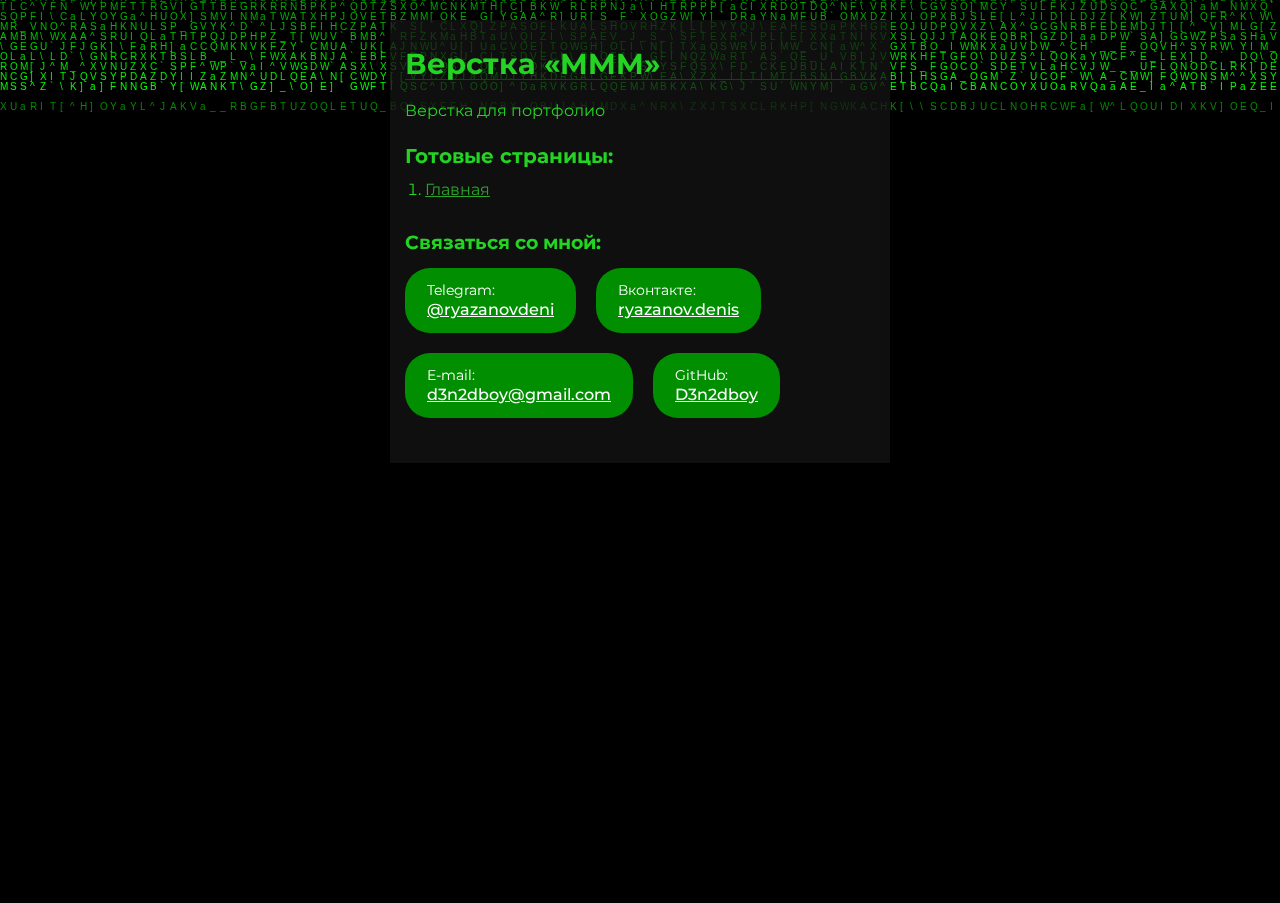
<file: index.html>
<!DOCTYPE html>
<html lang="ru">

<head>
    <meta charset="UTF-8">
    <meta name="viewport" content="width=device-width, initial-scale=1.0">
    <title>Верстка «MMM»</title>
</head>

<body>
    <canvas id="q"></canvas>

    <div class="rootpage">
        <h1>Верстка «MMM»</h1>
        <div class="rootpage__info">
            Верстка для портфолио
        </div>
        <h2>Готовые страницы:</h2>
        <ol class="rootpage__list">
            <li><a target="_blank" href="home.html">Главная</a></li>
        </ol>

        <div class="rootpage__feedback">
            <h3 class="rootpage__feedback-title">Cвязаться со мной:</h3>

            <div class="rootpage__feedback-items">
                <div class="rootpage__feedback-item">
                    <div class="rootpage__feedback-label">Telegram:</div>
                    <a href="https://t.me/ryazanovdeni" class="rootpage__feedback-link">@ryazanovdeni</a>
                </div>
                <div class="rootpage__feedback-item">
                    <div class="rootpage__feedback-label">Вконтакте:</div>
                    <a href="https://vk.com/ryazanov.denis" class="rootpage__feedback-link">ryazanov.denis</a>
                </div>
                <div class="rootpage__feedback-item">
                    <div class="rootpage__feedback-label">E-mail:</div>
                    <a href="mailto:d3n2dboy@gmail.com" class="rootpage__feedback-link">d3n2dboy@gmail.com</a>
                </div>
                <div class="rootpage__feedback-item">
                    <div class="rootpage__feedback-label">GitHub:</div>
                    <a href="https://github.com/D3n2dboy" class="rootpage__feedback-link">D3n2dboy</a>
                </div>
            </div>
        </div>
    </div>

</body>
<style>
    @charset "UTF-8";
    @import url("https://fonts.googleapis.com/css?family=Montserrat:regular,700&display=swap");

    *,
    *::before,
    *::after {
        padding: 0px;
        margin: 0px;
        border: 0px;
        box-sizing: border-box;
    }

    html,
    body {
        height: 100%;
        margin: 0;
        padding: 0;
        min-width: 320px;
        width: 100%;
        color: rgb(35, 212, 35);
        background-color: #000000;
    }

    body {
        font-family: Montserrat;
        font-size: 100%;
        line-height: 1;
        font-size: 1rem;
    }

    canvas {
        width: 100%;
        height: 100%;
    }

    a {
        text-decoration: underline;
        color: rgb(42, 165, 42);

    }

    a:visited {
        text-decoration: underline;
        color: rgb(42, 165, 42);

    }

    a:hover {
        text-decoration: none;
        color: rgb(18, 223, 18);

    }

    ul li {
        list-style: none;
    }

    img {
        vertical-align: top;
    }

    .wrapper {
        /*overflow: auto;*/
    }

    .rootpage {
        margin: 0 auto;
        width: 100%;
        max-width: 500px;
        margin-top: 20px;
        /*border-radius: 7px;*/
        display: flex;
        flex-direction: column;
        padding: 30px 15px;
        /*border-style: dashed;*/
        background-color: rgba(20, 20, 20, 0.753);
        position: absolute;
        top: 0;
        left: 50%;
        transform: translateX(-50%);
    }

    h1 {
        font-size: 1.8rem;
        margin: 0px 0px 1.25rem 0px;
        border-bottom: 1px solid rgb(48, 48, 48);
    }

    @media (max-width: 767px) {
        h1 {
            font-size: 1.85rem;
            margin: 0px 0px 1.25rem 0px;
        }
    }

    h2 {
        font-size: 1.25rem;
        margin: 0px 0px 1rem 0px;
    }

    @media (max-width: 767px) {
        h2 {
            font-size: 1.125rem;
            margin: 0px 0px 1rem 0px;
        }
    }

    .rootpage__info {
        line-height: 140%;
        margin: 0px 0px 1.5rem 0px;
    }

    .rootpage__list {
        margin: 0px 0px 2.25rem 1.25rem;
    }

    .rootpage__list li:not(:last-child) {
        margin: 0px 0px 15px 0px;
    }

    .rootpage__feedback {}

    .rootpage__feedback-title {
        margin-bottom: 15px;
    }

    .rootpage__feedback-items {
        display: flex;
        flex-wrap: wrap;
        gap: 20px;
        margin-bottom: 15px;
    }

    .rootpage__feedback-item {
        padding: 15px 22px;
        color: #ffffff;
        background-color: rgb(1, 143, 1);
        border-radius: 25px;
    }

    .rootpage__feedback-item a {
        color: #ffffff;
    }

    .rootpage__feedback-label {
        margin-bottom: 5px;
        font-size: 14px;
    }

    .rootpage__feedback-link {
        font-weight: 500;
    }
</style>

<script type="text/javascript">
    var s = window.screen;  //Переменная для выясняющая размер вашего экрана 
    console.log(s);
    var width = q.width = s.availWidth;
    var height = q.height = s.availHeight;
    var letters = Array(256).join(1).split('');

    var draw = function () {
        q.getContext('2d').fillStyle = 'rgba(0,0,0,.05)'; //Тут цвет фона
        q.getContext('2d').fillRect(0, 0, width, height);
        q.getContext('2d').fillStyle = '#0F0'; //Тут цвет букв
        letters.map(function (y_pos, index) {
            text = String.fromCharCode(65 + Math.random() * 33);
            x_pos = index * 10;
            q.getContext('2d').fillText(text, x_pos, y_pos);
            letters[index] = (y_pos > 758 + Math.random() * 1e4) ? 0 : y_pos + 10;
        });
    };
    setInterval(draw, 53);
</script>

</html>
</file>
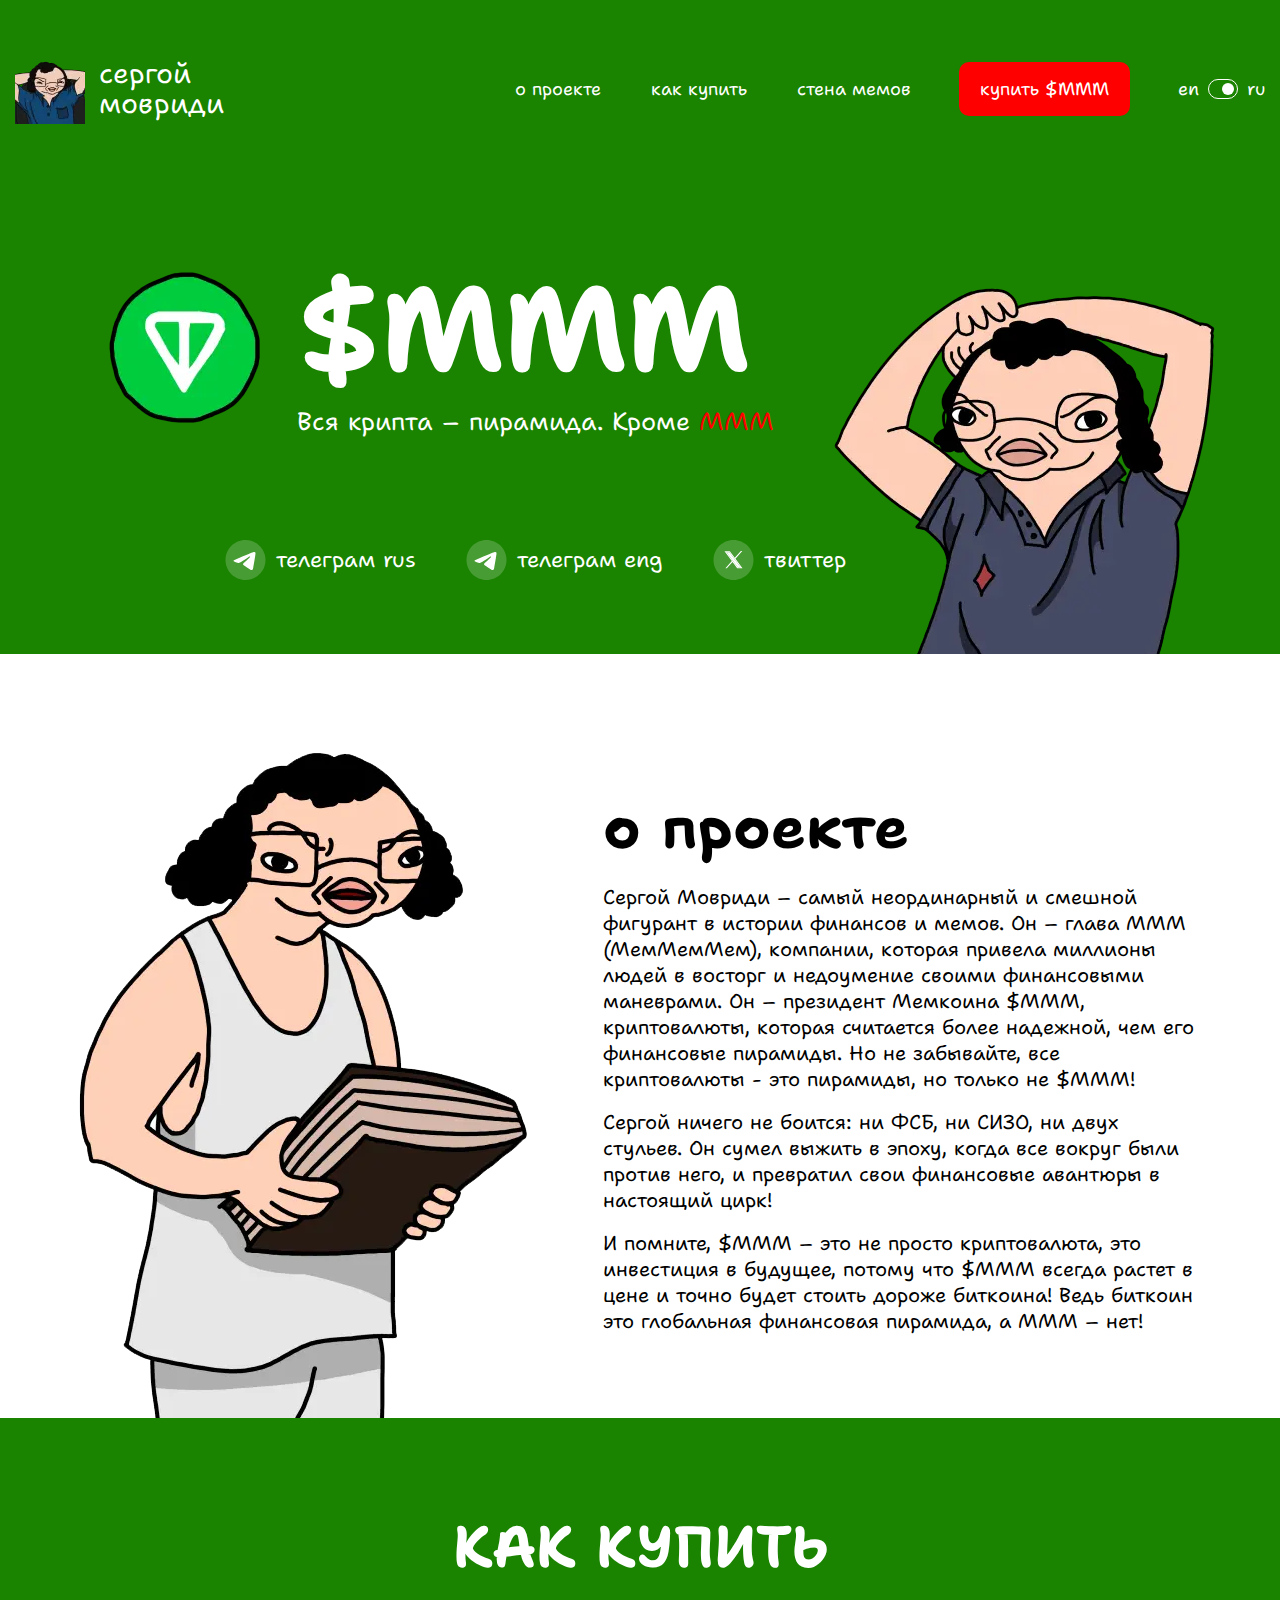
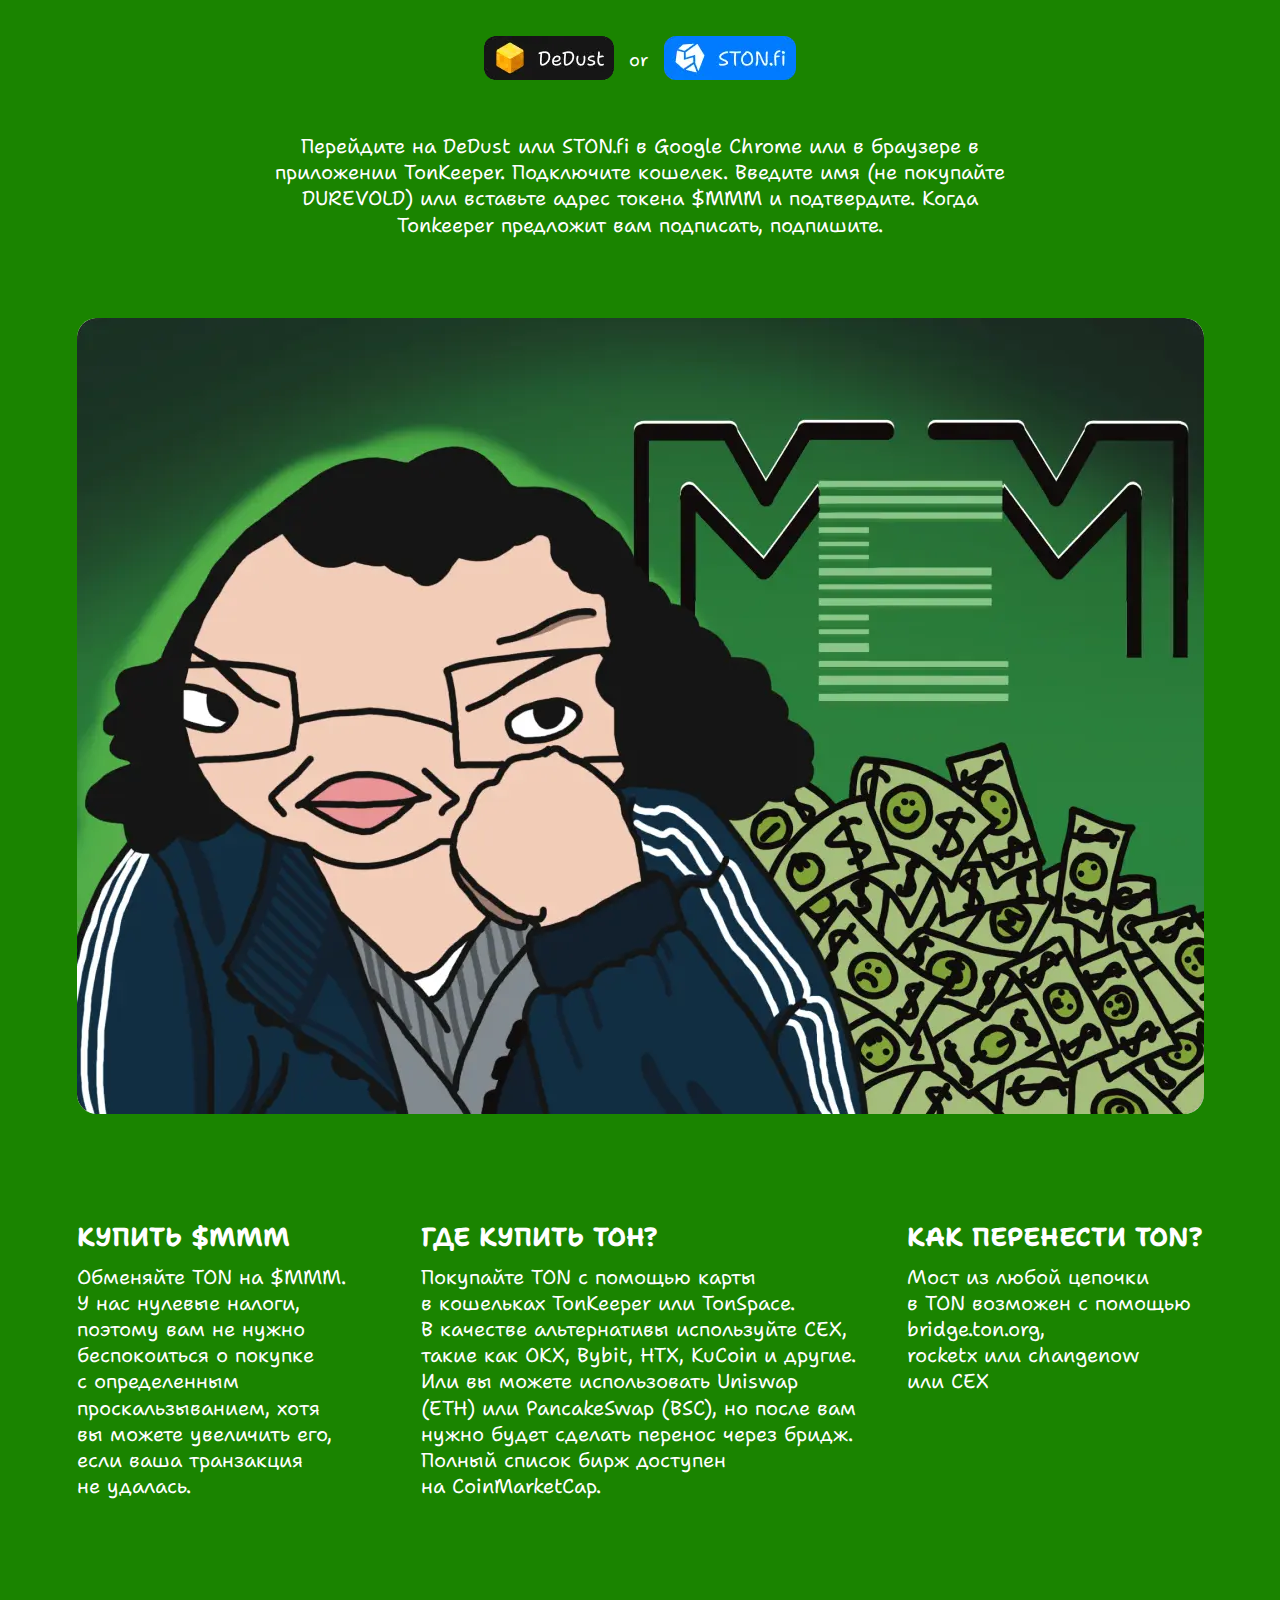
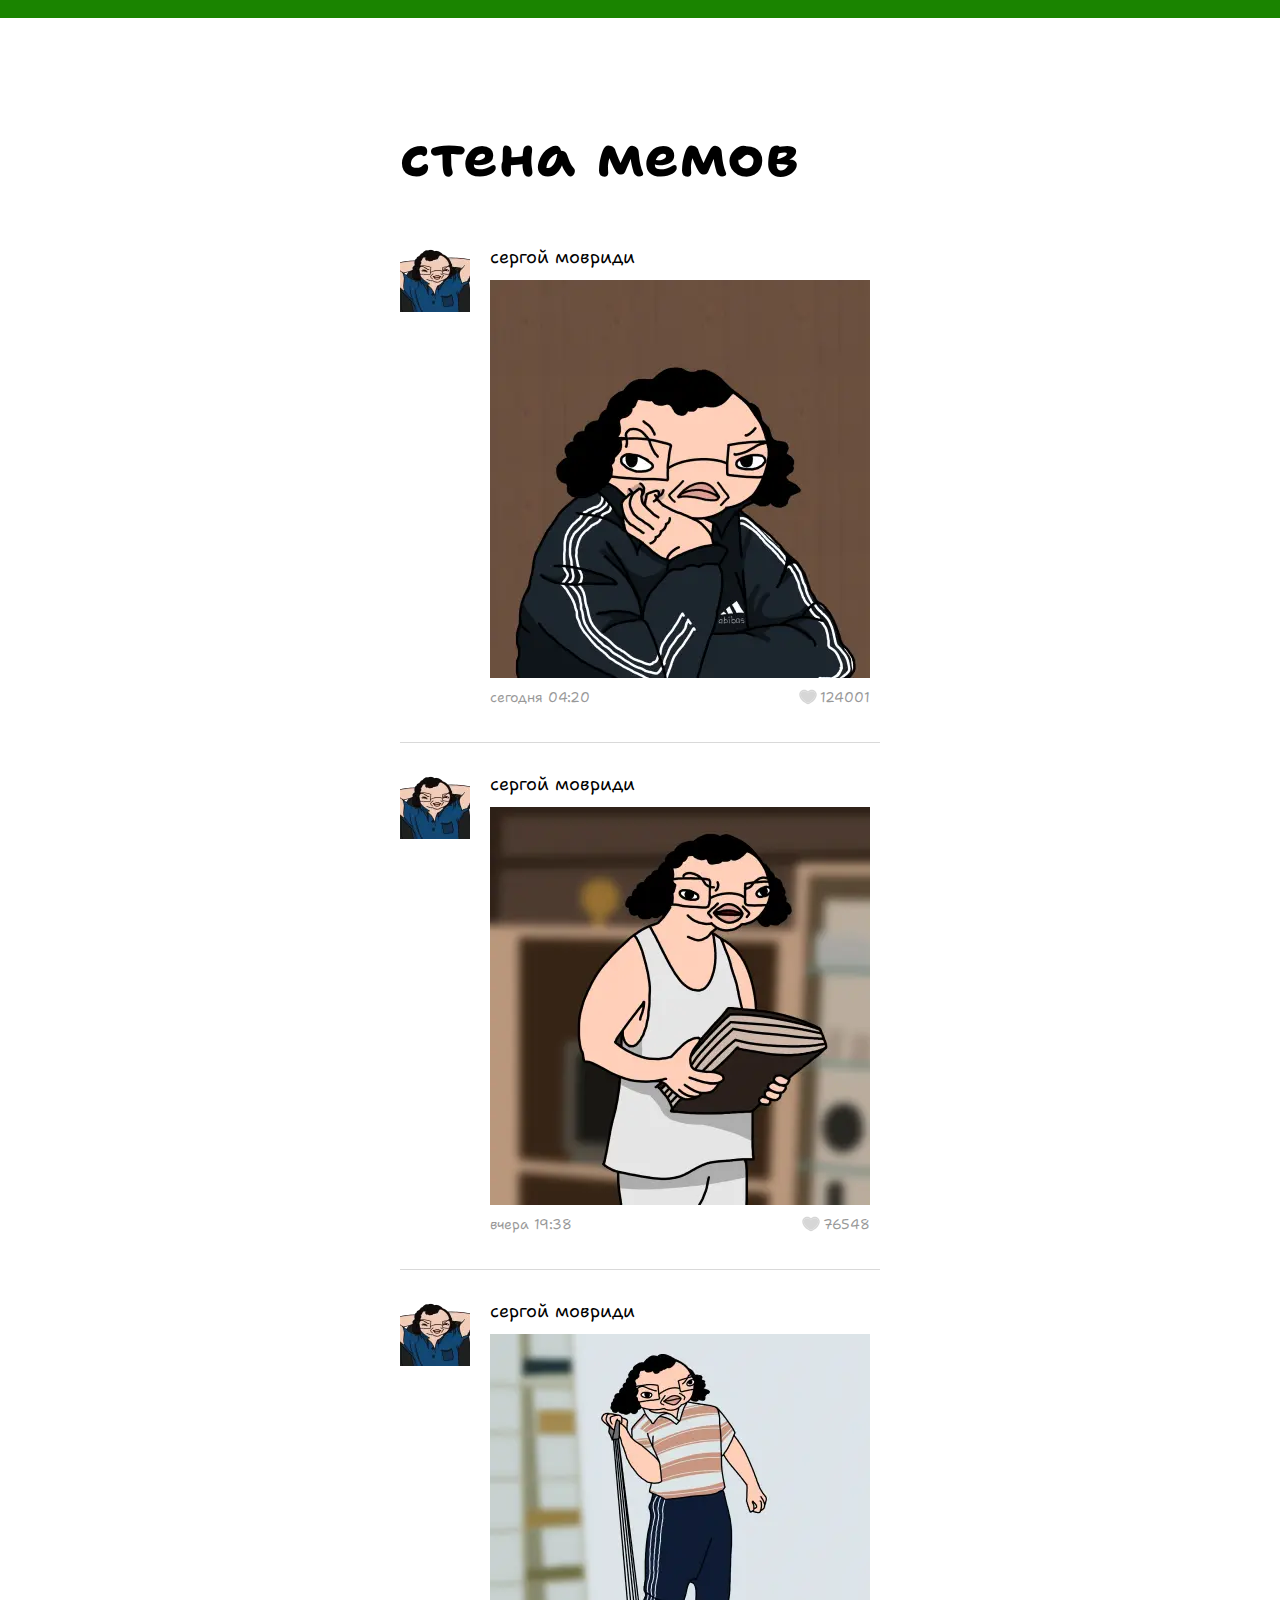
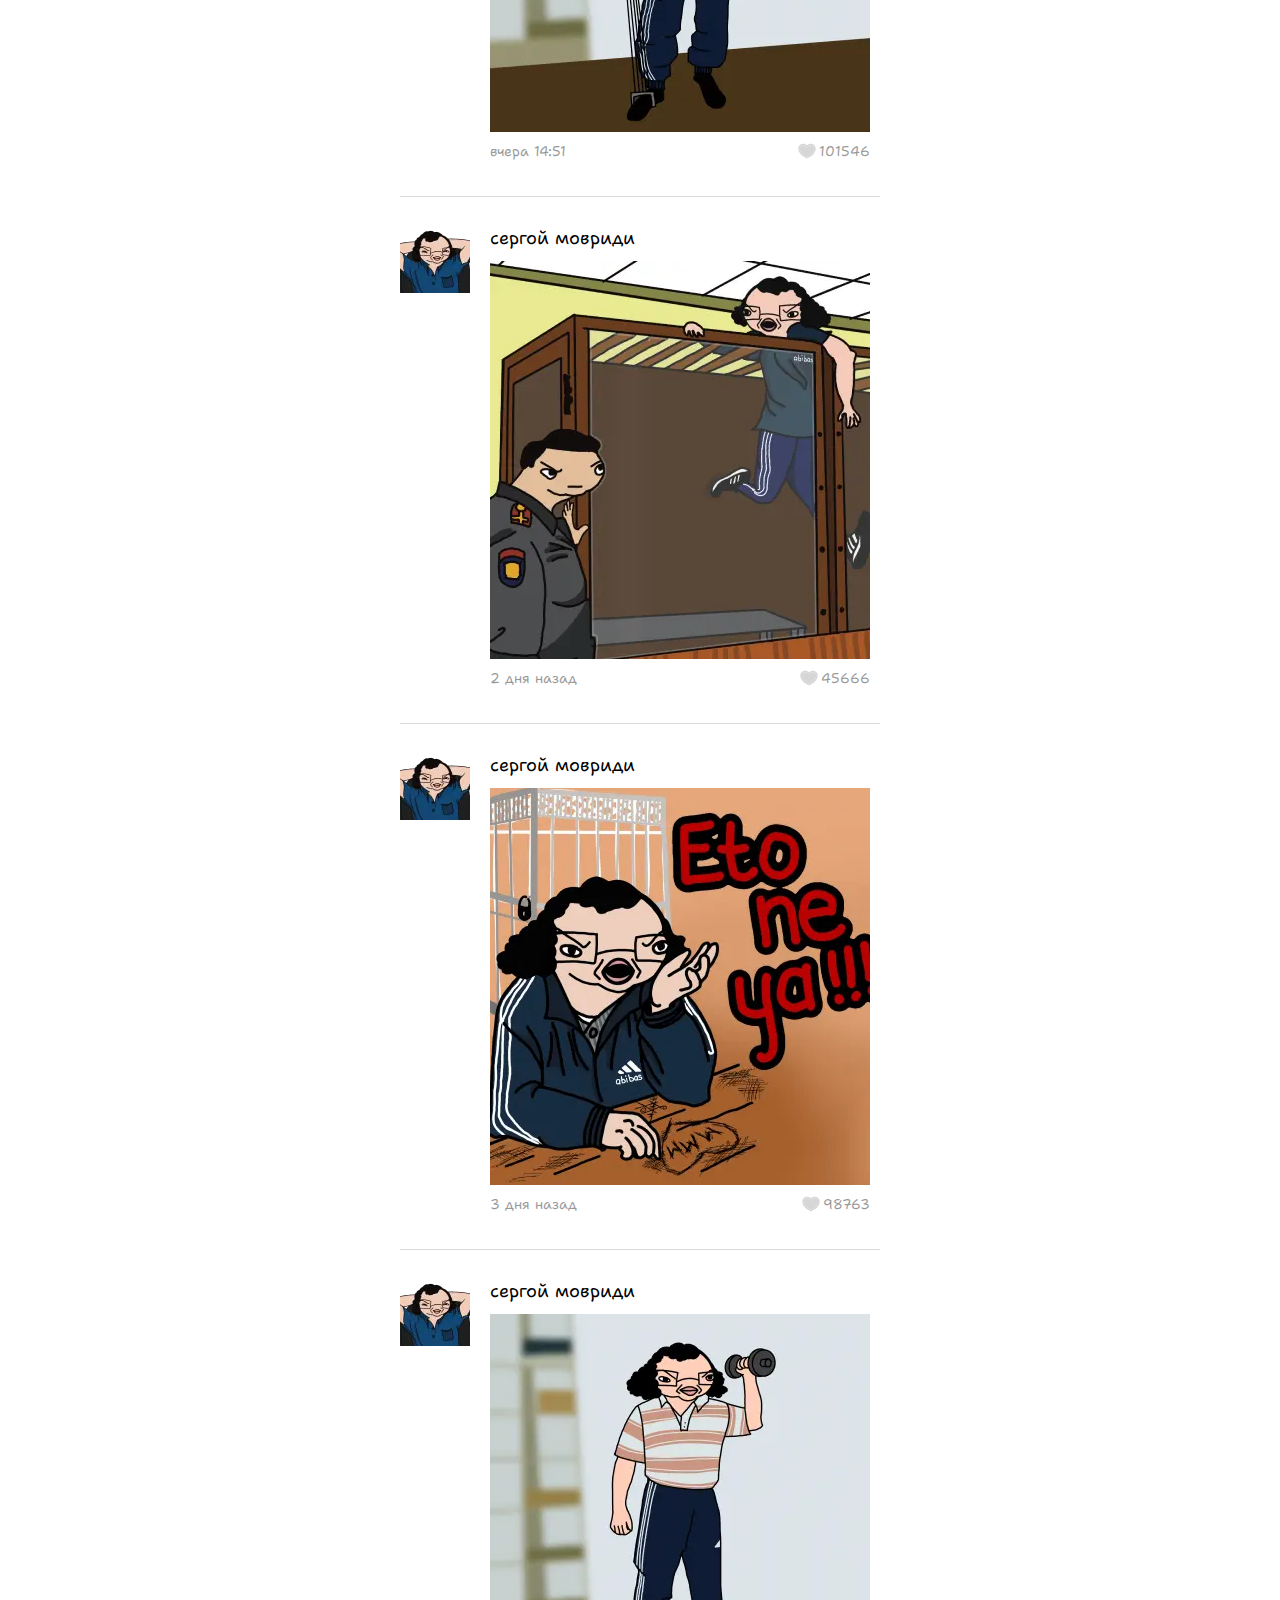
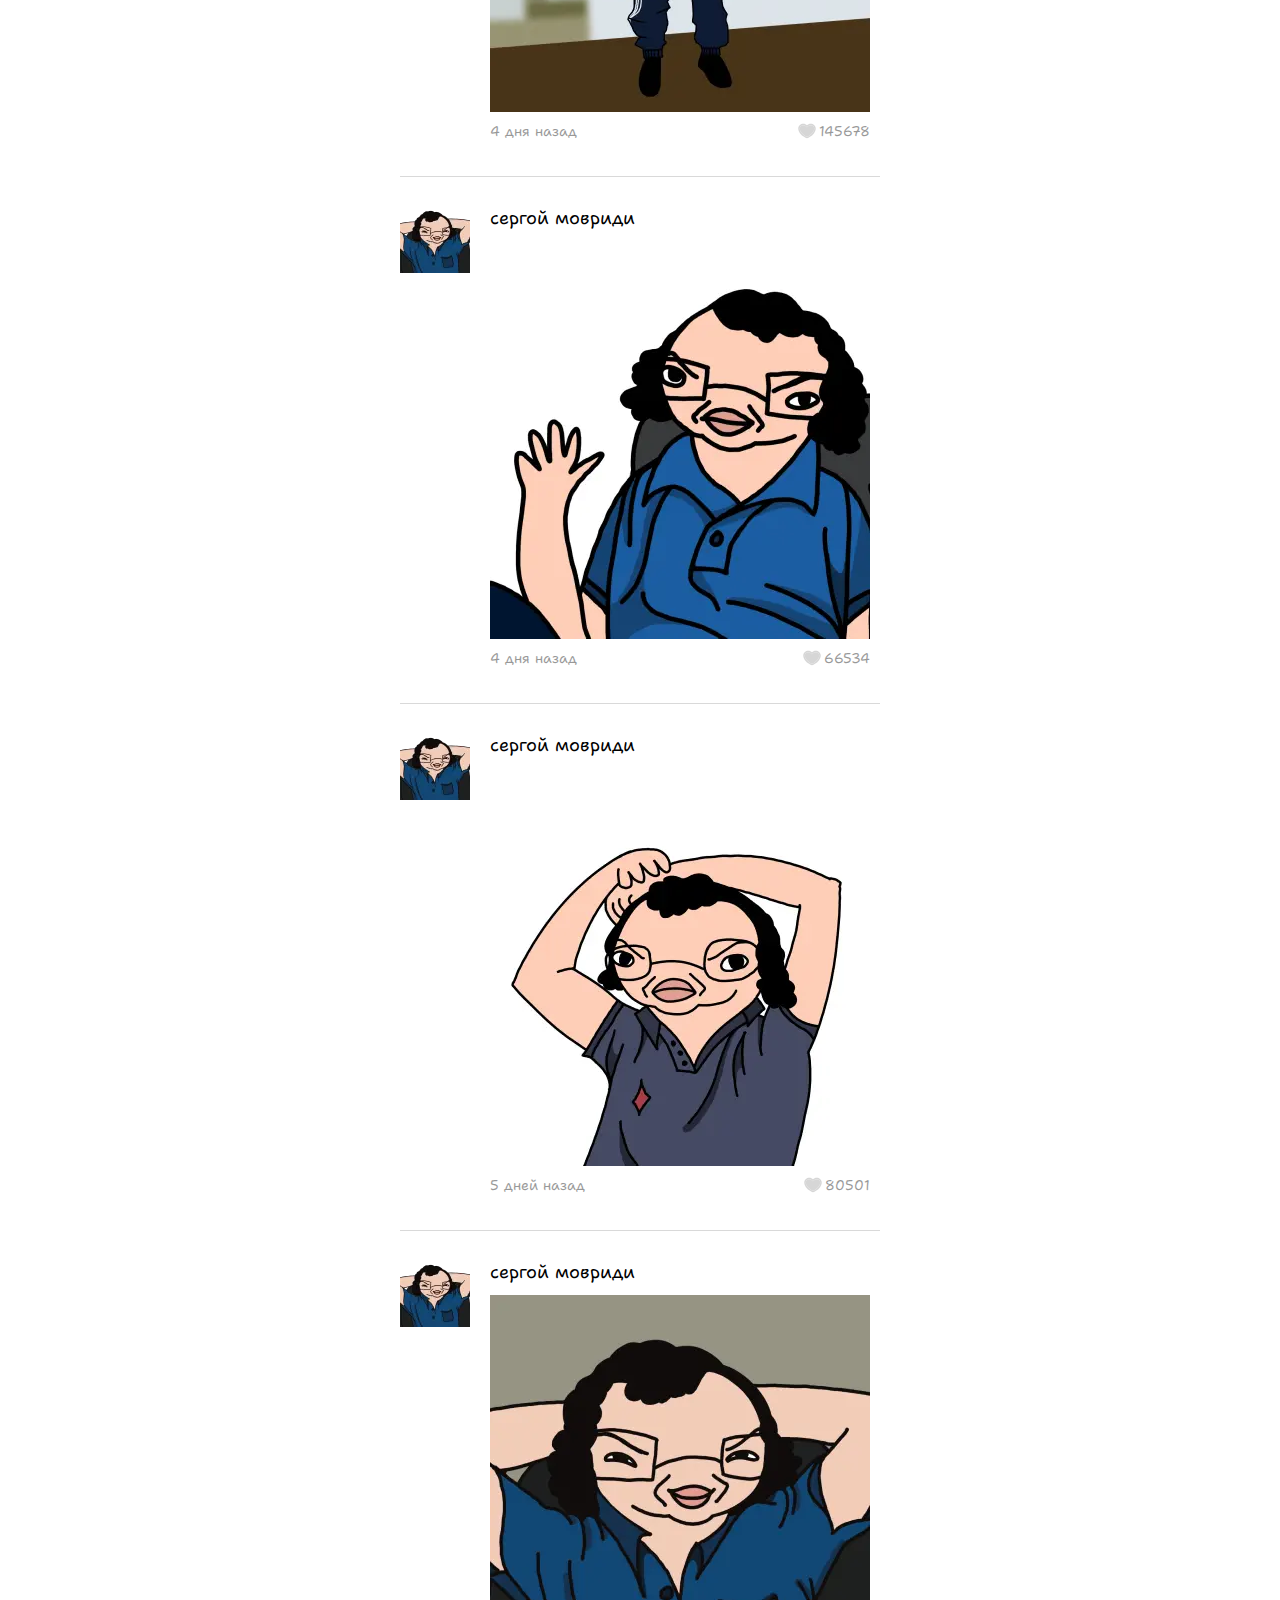
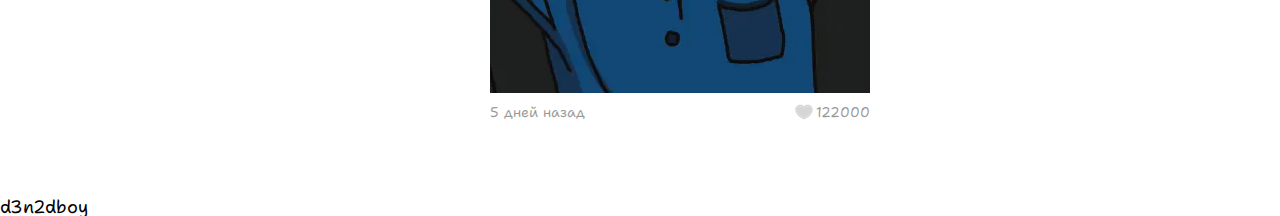
<file: home.html>
<!DOCTYPE html>
<html lang="ru">
<head>
    <meta charset="UTF-8">
    <meta http-equiv="X-UA-Compatible" content="IE=edge">
    <meta name="viewport" content="width=device-width, initial-scale=1.0">
    <link rel="stylesheet" href="css/style.min.css">
    <title>Главная</title>
</head>

<body>
    <div class="wrapper">
        <header class="header">
    <div class="header__container">

        <a href="#" class="header__logo">
            <div class="header__image">
                <picture><source srcset="img/header/logo.webp" type="image/webp"><img src="img/header/logo.png" alt="logo"></picture>
            </div>
            <div class="header__title">
                сергой<br>
                мовриди
            </div>
        </a>
        <div class="header__nav-items">
            <nav class="header__menu menu-header">
                <ul class="menu-header__items">
                    <li class="menu-header__item">
                        <a href="" class="menu-header__link">о проекте</a>
                    </li>
                    <li class="menu-header__item">
                        <a href="" class="menu-header__link">как купить</a>
                    </li>
                    <li class="menu-header__item">
                        <a href="" class="menu-header__link">стена мемов</a>
                    </li>
                </ul>
            </nav>

            <a href="#" type="button" class="button header__button">купить $MMM</a>

            <div class="header__lang lang-check">
                <span>en</span>
                <div class="lang-check__line">
                    <input type="checkbox" id="check" class="lang-check__input">
                    <label for="check" class="lang-check__button"></label>
                </div>
                <span>ru</span>
            </div>
        </div>

    </div>
</header>
        <main class="page">

            <section class="pyramid">
                <div class="pyramid__container">
                    <div class="pyramid__header">
                        <div class="pyramid__picture"><picture><source srcset="img/mmm/logo-slide.webp" type="image/webp"><img src="img/mmm/logo-slide.jpg" alt=""></picture></div>
                        <div class="pyramid__body">
                            <h1 class="pyramid__title">$MMM</h1>
                            <div class="pyramid__sub-title">Вся крипта – пирамида. Кроме <span class="red">МММ</span>
                            </div>
                        </div>
                    </div>
                    <div class="pyramid__feedback feedback">
                        <ul class="feedback__items">
                            <li class="feedback__item">
                                <a href="" class="feedback__link"><span><img src="img/icons/tg.svg" alt=""></span>
                                    телеграм rus</a>
                            </li>
                            <li class="feedback__item">
                                <a href="" class="feedback__link"><span><img src="img/icons/tg.svg" alt=""></span>
                                    телеграм eng</a>
                            </li>
                            <li class="feedback__item">
                                <a href="" class="feedback__link"><span><img src="img/icons/tw.svg" alt=""></span>
                                    твиттер</a>
                            </li>
                        </ul>
                    </div>
                    <div class="pyramid__image-bg">
                        <picture><source srcset="img/mmm/mavrodi.webp" type="image/webp"><img src="img/mmm/mavrodi.png" alt="mavrodi"></picture>
                    </div>
                </div>
            </section>

            <section class="about">
                <div class="about__container">
                    <div class="about__picture">
                        <picture><source srcset="img/about/02.webp" type="image/webp"><img src="img/about/02.jpg" alt="mavrodi"></picture>
                    </div>
                    <div class="about__body">
                        <h2 class="about__title">о проекте</h2>
                        <div class="about__text">
                            <p>Сергой Мовриди – самый неординарный и смешной фигурант в истории финансов и
                                мемов. Он – глава МММ (МемМемМем), компании,
                                которая привела миллионы людей в восторг и недоумение своими финансовыми маневрами.
                                Он –
                                президент Мемкоина $МММ,
                                криптовалюты, которая считается более надежной, чем его финансовые пирамиды. Но не
                                забывайте, все криптовалюты - это
                                пирамиды, но только не $МММ!</p>
                            <p>Сергой ничего не боится: ни ФСБ, ни СИЗО, ни двух стульев. Он сумел выжить в эпоху,
                                когда все вокруг были против него, и
                                превратил свои финансовые авантюры в настоящий цирк!</p>
                            <p>И помните, $МММ – это не просто криптовалюта, это инвестиция в будущее, потому что
                                $МММ всегда растет в цене и точно
                                будет стоить дороже биткоина! Ведь биткоин это глобальная финансовая пирамида, а МММ
                                – нет!</p>
                        </div>
                    </div>
                </div>
            </section>

            <section class="buy">
                <div class="buy__container">
                    <div class="buy__title">Как купить</div>
                    <div class="buy__app app">
                        <div class="app__items">
                            <div class="app__item">
                                <a href="#" class="app__link">
                                    <picture><source srcset="img/buy/01.webp" type="image/webp"><img src="img/buy/01.jpg" alt="dedust"></picture>
                                </a>
                            </div>
                            <div class="app__item">
                                <span>or</span>
                            </div>

                            <div class="app__item">
                                <a href="#" class="app__link">
                                    <picture><source srcset="img/buy/02.webp" type="image/webp"><img src="img/buy/02.jpg" alt="ston"></picture>
                                </a>
                            </div>
                        </div>
                    </div>
                    <div class="buy__text">
                        Перейдите на DeDust или STON.fi в Google Chrome или в браузере в
                        приложении TonKeeper. Подключите кошелек. Введите имя
                        (не покупайте DUREVOLD) или вставьте адрес токена $MMM и подтвердите. Когда Tonkeeper предложит
                        вам подписать,
                        подпишите.
                    </div>
                    <div class="buy__picture">
                        <picture><source srcset="img/buy/mmm.webp" type="image/webp"><img src="img/buy/mmm.jpg" alt="MMM"></picture>
                    </div>

                    <div class="buy__items">
                        <div class="buy__item">
                            <div class="buy__title-item">КУПИТЬ $MMM</div>
                            <div class="buy__text-item">Обменяйте TON на $MMM. У нас нулевые налоги, поэтому вам не
                                нужно
                                беспокоиться о покупке с определенным
                                проскальзыванием, хотя вы можете увеличить его, если ваша транзакция не удалась.</div>
                        </div>

                        <div class="buy__item buy__item_big">
                            <div class="buy__title-item">ГДЕ КУПИТЬ ТОН?</div>
                            <div class="buy__text-item">Покупайте TON с помощью карты в кошельках TonKeeper или
                                TonSpace.
                                В качестве альтернативы используйте CEX, такие как
                                OKX, Bybit, HTX, KuCoin и другие. Или вы можете использовать Uniswap (ETH) или
                                PancakeSwap (BSC), но после вам нужно
                                будет сделать перенос через бридж. Полный список бирж доступен на CoinMarketCap.</div>
                        </div>

                        <div class="buy__item">
                            <div class="buy__title-item">КАК ПЕРЕНЕСТИ TON?</div>
                            <div class="buy__text-item">Мост из любой цепочки<br> в TON возможен с помощью
                                bridge.ton.org,
                                rocketx или changenow или CEX</div>
                        </div>
                    </div>
                </div>
            </section>

            <!-- <section class="meme">
                <div class="meme__container">
                    <h3 class="meme__title">стена мемов</h3>
                    <div class="meme__items">
                        <div class="meme__item post">
                            <div class="post__avatar">
                                <picture><source srcset="img/header/logo.webp" type="image/webp"><img src="img/header/logo.png" alt="avatar"></picture>
                            </div>
                            <div class="post__body">
                                <div class="post__name">сергой мовриди</div>
                                <div class="post__picture post__picture__image-ibg">
                                    <picture><source srcset="img/meme/01.webp" type="image/webp"><img src="img/meme/01.jpg" alt="01"></picture>
                                </div>
                                <div class="post__inf">
                                    <div class="post__date">вчера 19:38</div>
                                    <div class="post__like">76548</div>
                                </div>
                            </div>
                        </div>
                        <div class="meme__item post">
                            <div class="post__avatar">
                                <picture><source srcset="img/header/logo.webp" type="image/webp"><img src="img/header/logo.png" alt="avatar"></picture>
                            </div>
                            <div class="post__body">
                                <div class="post__name">сергой мовриди</div>
                                <div class="post__picture post__picture__image-ibg">
                                    <picture><source srcset="img/meme/02.webp" type="image/webp"><img src="img/meme/02.jpg" alt="02"></picture>
                                </div>
                                <div class="post__inf">
                                    <div class="post__date">вчера 19:38</div>
                                    <div class="post__like">76548</div>
                                </div>
                            </div>
                        </div>

                        <div class="meme__item post">
                            <div class="post__avatar">
                                <picture><source srcset="img/header/logo.webp" type="image/webp"><img src="img/header/logo.png" alt="avatar"></picture>
                            </div>
                            <div class="post__body">
                                <div class="post__name">сергой мовриди</div>
                                <div class="post__picture post__picture__image-ibg">
                                    <picture><source srcset="img/meme/03.webp" type="image/webp"><img src="img/meme/03.jpg" alt="03"></picture>
                                </div>
                                <div class="post__inf">
                                    <div class="post__date">вчера 14:51</div>
                                    <div class="post__like">101546</div>
                                </div>
                            </div>
                        </div>

                        <div class="meme__item post">
                            <div class="post__avatar">
                                <picture><source srcset="img/header/logo.webp" type="image/webp"><img src="img/header/logo.png" alt="avatar"></picture>
                            </div>
                            <div class="post__body">
                                <div class="post__name">сергой мовриди</div>
                                <div class="post__picture post__picture__image-ibg">
                                    <picture><source srcset="img/meme/04.webp" type="image/webp"><img src="img/meme/04.jpg" alt="04"></picture>
                                </div>
                                <div class="post__inf">
                                    <div class="post__date">2 дня назад</div>
                                    <div class="post__like">45666</div>
                                </div>
                            </div>
                        </div>

                        <div class="meme__item post">
                            <div class="post__avatar">
                                <picture><source srcset="img/header/logo.webp" type="image/webp"><img src="img/header/logo.png" alt="avatar"></picture>
                            </div>
                            <div class="post__body">
                                <div class="post__name">сергой мовриди</div>
                                <div class="post__picture post__picture__image-ibg">
                                    <picture><source srcset="img/meme/05.webp" type="image/webp"><img src="img/meme/05.jpg" alt="05"></picture>
                                </div>
                                <div class="post__inf">
                                    <div class="post__date">3 дня назад</div>
                                    <div class="post__like">98763</div>
                                </div>
                            </div>
                        </div>

                        <div class="meme__item post">
                            <div class="post__avatar">
                                <picture><source srcset="img/header/logo.webp" type="image/webp"><img src="img/header/logo.png" alt="avatar"></picture>
                            </div>
                            <div class="post__body">
                                <div class="post__name">сергой мовриди</div>
                                <div class="post__picture post__picture__image-ibg">
                                    <picture><source srcset="img/meme/06.webp" type="image/webp"><img src="img/meme/06.jpg" alt="06"></picture>
                                </div>
                                <div class="post__inf">
                                    <div class="post__date">4 дня назад</div>
                                    <div class="post__like">145678</div>
                                </div>
                            </div>
                        </div>

                        <div class="meme__item post">
                            <div class="post__avatar">
                                <picture><source srcset="img/header/logo.webp" type="image/webp"><img src="img/header/logo.png" alt="avatar"></picture>
                            </div>
                            <div class="post__body">
                                <div class="post__name">сергой мовриди</div>
                                <div class="post__picture post__picture__image-ibg">
                                    <picture><source srcset="img/meme/07.webp" type="image/webp"><img src="img/meme/07.jpg" alt="07"></picture>
                                </div>
                                <div class="post__inf">
                                    <div class="post__date">4 дня назад</div>
                                    <div class="post__like">66534</div>
                                </div>
                            </div>
                        </div>

                        <div class="meme__item post">
                            <div class="post__avatar">
                                <picture><source srcset="img/header/logo.webp" type="image/webp"><img src="img/header/logo.png" alt="avatar"></picture>
                            </div>
                            <div class="post__body">
                                <div class="post__name">сергой мовриди</div>
                                <div class="post__picture post__picture__image-ibg">
                                    <picture><source srcset="img/meme/08.webp" type="image/webp"><img src="img/meme/08.jpg" alt="08"></picture>
                                </div>
                                <div class="post__inf">
                                    <div class="post__date">5 дней назад</div>
                                    <div class="post__like">80501</div>
                                </div>
                            </div>
                        </div>

                        <div class="meme__item post">
                            <div class="post__avatar">
                                <picture><source srcset="img/header/logo.webp" type="image/webp"><img src="img/header/logo.png" alt="avatar"></picture>
                            </div>
                            <div class="post__body">
                                <div class="post__name">сергой мовриди</div>
                                <div class="post__picture post__picture__image-ibg">
                                    <picture><source srcset="img/meme/09.webp" type="image/webp"><img src="img/meme/09.jpg" alt="09"></picture>
                                </div>
                                <div class="post__inf">
                                    <div class="post__date">5 дней назад</div>
                                    <div class="post__like">122000</div>
                                </div>
                            </div>
                        </div>
                    </div>
                </div>
            </section> -->

            <section class="memis">
                <div class="memis__container">
                    <div class="memis__header">
                        <div class="memis__title">стена мемов</div>
                    </div>
                    <div class="memis__body">
                        <div class="memis__items">
                            <div class="memis__item item-mems">
                                <div class="item-mems__ava"><picture><source srcset="img/header/logo.webp" type="image/webp"><img src="img/header/logo.png" alt="ava"></picture></div>
                                <div class="item-mems__body">
                                    <div class="item-mems__nick">сергой мовриди</div>
                                    <div class="item-mems__image-ibg">
                                        <picture><source srcset="img/meme/01.webp" type="image/webp"><img src="img/meme/01.jpg" alt="01"></picture>
                                    </div>
                                    <div class="item-mems__info">
                                        <div class="item-mems__date">сегодня 04:20</div>
                                        <div class="item-mems__like">124001</div>
                                    </div>
                                </div>
                            </div>

                            <div class="memis__item item-mems">
                                <div class="item-mems__ava"><picture><source srcset="img/header/logo.webp" type="image/webp"><img src="img/header/logo.png" alt="ava"></picture></div>
                                <div class="item-mems__body">
                                    <div class="item-mems__nick">сергой мовриди</div>
                                    <div class="item-mems__image-ibg">
                                        <picture><source srcset="img/meme/02.webp" type="image/webp"><img src="img/meme/02.jpg" alt="02"></picture>
                                    </div>
                                    <div class="item-mems__info">
                                        <div class="item-mems__date">вчера 19:38</div>
                                        <div class="item-mems__like">76548</div>
                                    </div>
                                </div>
                            </div>

                            <div class="memis__item item-mems">
                                <div class="item-mems__ava"><picture><source srcset="img/header/logo.webp" type="image/webp"><img src="img/header/logo.png" alt="ava"></picture></div>
                                <div class="item-mems__body">
                                    <div class="item-mems__nick">сергой мовриди</div>
                                    <div class="item-mems__image-ibg">
                                        <picture><source srcset="img/meme/03.webp" type="image/webp"><img src="img/meme/03.jpg" alt="03"></picture>
                                    </div>
                                    <div class="item-mems__info">
                                        <div class="item-mems__date">вчера 14:51</div>
                                        <div class="item-mems__like">101546</div>
                                    </div>
                                </div>
                            </div>

                            <div class="memis__item item-mems">
                                <div class="item-mems__ava"><picture><source srcset="img/header/logo.webp" type="image/webp"><img src="img/header/logo.png" alt="ava"></picture></div>
                                <div class="item-mems__body">
                                    <div class="item-mems__nick">сергой мовриди</div>
                                    <div class="item-mems__image-ibg">
                                        <picture><source srcset="img/meme/04.webp" type="image/webp"><img src="img/meme/04.jpg" alt="04"></picture>
                                    </div>
                                    <div class="item-mems__info">
                                        <div class="item-mems__date">2 дня назад</div>
                                        <div class="item-mems__like">45666</div>
                                    </div>
                                </div>
                            </div>

                            <div class="memis__item item-mems">
                                <div class="item-mems__ava"><picture><source srcset="img/header/logo.webp" type="image/webp"><img src="img/header/logo.png" alt="ava"></picture></div>
                                <div class="item-mems__body">
                                    <div class="item-mems__nick">сергой мовриди</div>
                                    <div class="item-mems__image-ibg">
                                        <picture><source srcset="img/meme/05.webp" type="image/webp"><img src="img/meme/05.jpg" alt="05"></picture>
                                    </div>
                                    <div class="item-mems__info">
                                        <div class="item-mems__date">3 дня назад</div>
                                        <div class="item-mems__like">98763</div>
                                    </div>
                                </div>
                            </div>

                            <div class="memis__item item-mems">
                                <div class="item-mems__ava"><picture><source srcset="img/header/logo.webp" type="image/webp"><img src="img/header/logo.png" alt="ava"></picture></div>
                                <div class="item-mems__body">
                                    <div class="item-mems__nick">сергой мовриди</div>
                                    <div class="item-mems__image-ibg">
                                        <picture><source srcset="img/meme/06.webp" type="image/webp"><img src="img/meme/06.jpg" alt="06"></picture>
                                    </div>
                                    <div class="item-mems__info">
                                        <div class="item-mems__date">4 дня назад</div>
                                        <div class="item-mems__like">145678</div>
                                    </div>
                                </div>
                            </div>

                            <div class="memis__item item-mems">
                                <div class="item-mems__ava"><picture><source srcset="img/header/logo.webp" type="image/webp"><img src="img/header/logo.png" alt="ava"></picture></div>
                                <div class="item-mems__body">
                                    <div class="item-mems__nick">сергой мовриди</div>
                                    <div class="item-mems__image-ibg">
                                        <picture><source srcset="img/meme/07.webp" type="image/webp"><img src="img/meme/07.jpg" alt="07"></picture>
                                    </div>
                                    <div class="item-mems__info">
                                        <div class="item-mems__date">4 дня назад</div>
                                        <div class="item-mems__like">66534</div>
                                    </div>
                                </div>
                            </div>

                            <div class="memis__item item-mems">
                                <div class="item-mems__ava"><picture><source srcset="img/header/logo.webp" type="image/webp"><img src="img/header/logo.png" alt="ava"></picture></div>
                                <div class="item-mems__body">
                                    <div class="item-mems__nick">сергой мовриди</div>
                                    <div class="item-mems__image-ibg">
                                        <picture><source srcset="img/meme/08.webp" type="image/webp"><img src="img/meme/08.jpg" alt="08"></picture>
                                    </div>
                                    <div class="item-mems__info">
                                        <div class="item-mems__date">5 дней назад</div>
                                        <div class="item-mems__like">80501</div>
                                    </div>
                                </div>
                            </div>

                            <div class="memis__item item-mems">
                                <div class="item-mems__ava"><picture><source srcset="img/header/logo.webp" type="image/webp"><img src="img/header/logo.png" alt="ava"></picture></div>
                                <div class="item-mems__body">
                                    <div class="item-mems__nick">сергой мовриди</div>
                                    <div class="item-mems__image-ibg">
                                        <picture><source srcset="img/meme/09.webp" type="image/webp"><img src="img/meme/09.jpg" alt="09"></picture>
                                    </div>
                                    <div class="item-mems__info">
                                        <div class="item-mems__date">5 дней назад</div>
                                        <div class="item-mems__like">122000</div>
                                    </div>
                                </div>
                            </div>
                        </div>
                    </div>
                </div>
            </section>
        </main>
        <footer class="footer">
    d3n2dboy
</footer>
        <script src="js/app.min.js"></script>
    </div>
</body>

</html>
</file>
<file: css/style.min.css>
@charset "UTF-8";
@import url(https://fonts.googleapis.com/css?family=Shantell+Sans:regular,500,600,700,800&display=swap);
* {
  padding: 0px;
  margin: 0px;
  border: 0px;
}

*,
*:before,
*:after {
  box-sizing: border-box;
}

html,
body {
  height: 100%;
  min-width: 320px;
}

body {
  color: #000;
  line-height: 1;
  font-family: "Shantell Sans";
  font-size: 1.125rem;
  -ms-text-size-adjust: 100%;
  -moz-text-size-adjust: 100%;
  -webkit-text-size-adjust: 100%;
  -webkit-font-smoothing: antialiased;
  -moz-osx-font-smoothing: grayscale;
}

input,
button,
textarea {
  font-family: "Shantell Sans";
  font-size: inherit;
}

button {
  cursor: pointer;
  color: inherit;
  background-color: inherit;
}

a {
  color: inherit;
}

a:link,
a:visited {
  text-decoration: none;
}

a:hover {
  text-decoration: none;
}

ul li {
  list-style: none;
}

img {
  vertical-align: top;
}

h1,
h2,
h3,
h4,
h5,
h6 {
  font-weight: inherit;
  font-size: inherit;
}

.button {
  border-radius: 10px;
  padding: 18px 21px;
  background-color: #FF0000;
  color: #fff;
  transition: all 0.2s ease;
  /*срабатывает при клике пили переходе на tab */
  /*удерживает кнопку мыши на элементе*/
}
.button:focus {
  outline: 2px solid #000;
  outline-offset: 3px;
}
.button:hover {
  opacity: 0.9;
  box-shadow: 0px 0px 8px 0px rgba(0, 0, 0, 0.08);
}
.button:active {
  transform: translateY(2px);
}

.checkbox {
  position: relative;
}
.checkbox__item {
  display: flex;
  align-items: center;
}
.checkbox__item:not(:last-child) {
  margin-bottom: 10px;
}
.checkbox__input {
  position: absolute;
  top: 0;
  left: 0;
  opacity: 0;
}
.checkbox__input:focus + .checkbox__label {
  outline: 1px solid red;
}
.checkbox__input:checked + .checkbox__label::after {
  transform: scale(1);
}
.checkbox__label {
  display: inline-flex;
  column-gap: 10px;
  align-items: center;
  position: relative;
}
.checkbox__label::before {
  content: "";
  flex: 0 0 20px;
  align-self: flex-start;
  height: 20px;
  border: 2px solid #000;
  border-radius: 5px;
}
.checkbox__label::after {
  content: "";
  cursor: pointer;
  position: absolute;
  top: 4px;
  left: 4px;
  width: 12px;
  height: 12px;
  border-radius: 3px;
  background-color: #000;
  transition: transform 0.3s ease;
  transform: scale(0);
}
.radio {
  position: relative;
}
.radio__item:not(:last-child) {
  margin-bottom: 10px;
}
.radio__input {
  position: absolute;
  top: 0;
  left: 0;
  opacity: 0;
}
.radio__input:focus + .radio__label {
  outline: 1px solid red;
}
.radio__input:checked + .radio__label::after {
  transform: scale(1);
}
.radio__label {
  display: inline-flex;
  column-gap: 10px;
  align-items: center;
  position: relative;
  cursor: pointer;
}
.radio__label::before {
  content: "";
  cursor: pointer;
  flex: 0 0 20px;
  align-self: flex-start;
  height: 20px;
  border: 2px solid #000;
  border-radius: 50%;
}
.radio__label::after {
  content: "";
  cursor: pointer;
  position: absolute;
  top: 4px;
  left: 4px;
  width: 12px;
  height: 12px;
  background-color: #000;
  transition: transform 0.3s ease;
  transform: scale(0);
  border-radius: 50%;
}

[class*=-ibg] {
  position: relative;
}
[class*=-ibg] img {
  position: absolute;
  width: 100%;
  height: 100%;
  top: 0;
  left: 0;
  object-fit: cover;
}

[class*=-ibg_contain] img {
  object-fit: contain;
}

.lock body {
  overflow: hidden;
  touch-action: none;
}
.wrapper {
  min-height: 100%;
  display: flex;
  flex-direction: column;
  overflow: hidden;
}
.wrapper > main {
  flex: 1 1 auto;
}
.wrapper > * {
  min-width: 0;
}

/*
(i) Стили будут применяться ко 
всем классам содержащим *__container
Например header__container, main__container и т.д.
Снипет (HTML): cnt
*/
[class*=__container] {
  max-width: 70.4375rem;
  box-sizing: content-box;
  margin: 0 auto;
  padding: 0 0.9375rem;
}

/*
.icon-menu {
    display: none;

    @media (max-width: $mobile) {
        display: block;
        position: relative;
        width: rem(30);
        height: rem(18);
        cursor: pointer;
        z-index: 5;

        span,
        &::before,
        &::after {
            content: "";
            transition: all 0.3s ease 0s;
            right: 0;
            position: absolute;
            width: 100%;
            height: rem(2);
            background-color: #000;
        }

        &::before {
            top: 0;
        }

        &::after {
            bottom: 0;
        }

        span {
            top: calc(50% - rem(1));
        }

        .menu-open & {
            span {
                width: 0;
            }

            &::before {
                top: calc(50% - rem(1));
                transform: rotate(-45deg);
            }

            &::after {
                bottom: calc(50% - rem(1));
                transform: rotate(45deg);
            }
        }
    }
}
*/
.header {
  position: relative;
  z-index: 3;
  background-color: #1A8400;
}
.header__container {
  max-width: 1327px;
  display: flex;
  align-items: center;
  min-height: 177px;
}
@media (max-width: 920.98px) {
  .header__container {
    flex-direction: column;
    align-items: flex-start;
    padding-bottom: 31px;
  }
}
.header__logo {
  display: inline-flex;
}
.header__logo:not(:last-child) {
  margin-right: 10px;
}
@media (min-width: 920.98px) {
  .header__logo {
    flex: 1 0 253px;
  }
}
@media (max-width: 920.98px) {
  .header__logo {
    padding: 22px 0 0 0;
  }
  .header__logo:not(:last-child) {
    margin-bottom: 18px;
  }
}
.header__image {
  width: 70px;
  height: 70px;
}
.header__image:not(:last-child) {
  margin-right: 14px;
}
.header__image img {
  max-width: 100%;
}
.header__title {
  font-size: 38px;
  line-height: 1.05;
  color: #fff;
  align-self: center;
  font-size: 24px;
}
@media (min-width: 1042.98px) {
  .header__title {
    font-size: 28px;
  }
}
.header__nav-items {
  display: flex;
  gap: 48px;
}
@media (min-width: 1341.98px) {
  .header__nav-items {
    padding-right: 133px;
  }
}
@media (max-width: 1162.98px) {
  .header__nav-items {
    gap: 28px;
  }
}
@media (max-width: 61.99875em) {
  .header__nav-items {
    gap: 10px;
  }
}
@media (max-width: 920.98px) {
  .header__nav-items {
    flex-direction: column;
    width: 100%;
  }
}
.header__button {
  display: inline-block;
}
@media (max-width: 920.98px) {
  .header__button {
    width: 100%;
    text-align: center;
    max-width: 320px;
    align-self: center;
    padding: 21px;
  }
}
.menu-header {
  color: #fff;
  align-self: center;
}
@media (max-width: 920.98px) {
  .menu-header:not(:last-child) {
    margin-bottom: 21px;
  }
}
.menu-header__items {
  display: flex;
  flex-wrap: wrap;
}
.menu-header__item:not(:last-child) {
  margin-right: 50px;
}
@media (max-width: 1162.98px) {
  .menu-header__item:not(:last-child) {
    margin-right: 35px;
  }
}
@media (max-width: 61.99875em) {
  .menu-header__item:not(:last-child) {
    margin-right: 15px;
  }
}
@media (max-width: 920.98px) {
  .menu-header__item:not(:last-child) {
    margin-right: 27.5px;
  }
}
@media (max-width: 29.99875em) {
  .menu-header__item:not(:last-child) {
    margin-right: 13px;
  }
}
.menu-header__link {
  color: #fff;
  font-size: 18px;
  transition: color 0.2s ease;
  /*срабатывает при клике пили переходе на tab */
  /*удерживает кнопку мыши на элементе*/
}
.menu-header__link:focus {
  outline: 2px solid #000;
  outline-offset: 3px;
}
@media (any-hover: hover) {
  .menu-header__link:hover {
    color: #FF0000;
  }
}
@media (max-width: 47.99875em) {
  .menu-header__link {
    font-size: 16px;
  }
}

.lang-check {
  display: flex;
  align-items: center;
  gap: 9px;
  color: #fff;
}
@media (max-width: 920.98px) {
  .lang-check {
    position: absolute;
    top: 43px;
    right: 20px;
  }
}
.lang-check__line {
  display: flex;
  align-items: center;
  justify-content: center;
  padding: 5px 0;
}
.lang-check__button {
  width: 30px;
  height: 20px;
  border-radius: 10px;
  cursor: pointer;
  position: relative;
  transition: 0.2s;
  border: 1px solid #fff;
}
.lang-check__button:before {
  position: absolute;
  content: "";
  background-color: #ffffff;
  width: 12px;
  height: 12px;
  border-radius: 50%;
  transition: 0.2s;
  margin: 3px;
  transform: translateX(10px);
}
.lang-check__input {
  display: none;
}
.lang-check__input:checked + .lang-check__button::before {
  transform: translateX(0px);
}
.pyramid {
  background-color: #1A8400;
  color: #fff;
}
@media (min-width: 1127px) {
  .pyramid {
    padding: 92px 0 0px 59px;
  }
}
.pyramid__container {
  position: relative;
}
@media (max-width: 61.99875em) {
  .pyramid__container {
    display: flex;
    flex-direction: column;
  }
}
.pyramid__header {
  display: flex;
  position: relative;
  z-index: 2;
}
.pyramid__header:not(:last-child) {
  margin-bottom: 36px;
}
@media (min-width: 1127px) {
  .pyramid__header:not(:last-child) {
    margin-bottom: 106px;
  }
}
@media (max-width: 61.99875em) {
  .pyramid__header {
    flex-direction: column;
    align-items: center;
  }
}
.pyramid__picture:not(:last-child) {
  margin-right: 34px;
}
.pyramid__picture img {
  width: 100%;
}
@media (max-width: 47.99875em) {
  .pyramid__picture {
    width: 93px;
    height: 93px;
  }
  .pyramid__picture:not(:last-child) {
    margin: 0 0 15px 0;
  }
}
@media (max-width: 47.99875em) {
  .pyramid__body {
    text-align: center;
  }
}
.pyramid__title {
  font-weight: 700;
  font-size: 70px;
}
.pyramid__title:not(:last-child) {
  margin-bottom: 20px;
}
@media (min-width: 47.99875em) {
  .pyramid__title {
    font-size: 120px;
  }
}
.pyramid__sub-title {
  font-size: 25px;
  color: #fff;
}
.pyramid__sub-title span {
  color: #FF0000;
}
@media (min-width: 1127px) {
  .pyramid__image-bg {
    position: absolute;
    bottom: 0;
    right: 0;
  }
}
@media (min-width: 1341.98px) {
  .pyramid__image-bg {
    right: -41px;
  }
}
.pyramid__image-bg img {
  max-width: 100%;
  object-fit: contain;
}
@media (max-width: 61.99875em) {
  .pyramid__image-bg {
    margin: 0 -30px;
    margin-top: -40px;
    align-self: center;
  }
}

.feedback {
  position: relative;
  z-index: 2;
}
@media (min-width: 1127px) {
  .feedback {
    padding-bottom: 74px;
  }
}
.feedback img {
  transition: transform 0.4s ease;
}
.feedback__items {
  font-size: 22px;
  display: flex;
  flex-wrap: wrap;
}
@media (min-width: 47.99875em) {
  .feedback__items {
    padding-left: 119px;
  }
}
@media (max-width: 47.99875em) {
  .feedback__items {
    flex-direction: column;
  }
}
@media (min-width: 47.99875em) {
  .feedback__item:not(:last-child) {
    margin-right: 50px;
  }
}
@media (max-width: 47.99875em) {
  .feedback__item {
    padding-left: 66px;
  }
  .feedback__item:not(:last-child) {
    margin-bottom: 20px;
  }
}
@media (max-width: 29.99875em) {
  .feedback__item {
    padding-left: 0px;
  }
}
.feedback__link {
  display: flex;
  align-items: center;
  transition: color 0.2s ease;
  column-gap: 10px;
  /*срабатывает при клике пили переходе на tab */
  /*удерживает кнопку мыши на элементе*/
}
.feedback__link:focus {
  outline: 2px solid #000;
  outline-offset: 3px;
}
@media (any-hover: hover) {
  .feedback__link:hover {
    color: #FF0000;
  }
  .feedback__link:hover img {
    transform: rotate(360deg);
  }
}
.about {
  background-color: #fff;
  padding-top: 51px;
}
.about__container {
  display: flex;
  padding: 0 20px;
}
@media (max-width: 1127px) {
  .about__container {
    flex-direction: column-reverse;
    max-width: 600px;
  }
}
.about__picture {
  align-self: flex-end;
}
@media (min-width: 1127px) {
  .about__picture {
    width: 45.25%;
  }
}
.about__picture img {
  max-width: 100%;
}
@media (min-width: 1127px) {
  .about__body {
    width: 54.74%;
    padding-top: 89px;
    margin-left: 31px;
  }
}
.about__title {
  font-weight: 700;
  font-size: 58px;
  line-height: 1.2;
}
@media (max-width: 47.99875em) {
  .about__title {
    font-size: 48px;
  }
}
.about__title:not(:last-child) {
  margin-bottom: 20px;
}
.about__text {
  font-size: 20px;
  line-height: 1.3;
  padding-bottom: 56px;
}
.about__text p:not(:last-child) {
  margin-bottom: 17px;
}
@media (max-width: 47.99875em) {
  .about__text {
    font-size: 16px;
  }
}

.buy {
  background-color: #1A8400;
  padding: 40px 0;
}
@media (min-width: 61.99875em) {
  .buy {
    padding: 100px 0 119px 0;
  }
}
.buy__container {
  display: flex;
  flex-direction: column;
  justify-content: center;
  color: #fff;
  padding: 0 20px;
}
.buy__title {
  font-weight: 700;
  font-size: 58px;
  text-align: center;
  text-transform: uppercase;
}
.buy__title:not(:last-child) {
  margin-bottom: 34px;
}
@media (min-width: 61.99875em) {
  .buy__title:not(:last-child) {
    margin-bottom: 60px;
  }
}
@media (max-width: 47.99875em) {
  .buy__title {
    font-size: 48px;
  }
}
.buy__text {
  align-self: center;
  text-align: center;
  font-size: 20px;
  line-height: 1.31;
  max-width: 759px;
}
.buy__text:not(:last-child) {
  margin-bottom: 34px;
}
@media (min-width: 61.99875em) {
  .buy__text:not(:last-child) {
    margin-bottom: 80px;
  }
}
@media (max-width: 47.99875em) {
  .buy__text {
    font-size: 16px;
  }
}
.buy__picture {
  border-radius: 20px;
  overflow: hidden;
}
.buy__picture:not(:last-child) {
  margin-bottom: 41px;
}
.buy__picture img {
  max-width: 100%;
}
@media (min-width: 61.99875em) {
  .buy__picture:not(:last-child) {
    margin-bottom: 108px;
  }
}
.buy__items {
  display: flex;
  margin: 0 -24px;
}
@media (max-width: 61.99875em) {
  .buy__items {
    flex-direction: column;
  }
}
.buy__item {
  padding: 0 24px;
  flex: 0 1 33.33%;
}
.buy__item_big {
  flex: 1 0 41.35%;
}
@media (max-width: 61.99875em) {
  .buy__item:not(:last-child) {
    margin-bottom: 49px;
  }
}
.buy__title-item {
  font-weight: 700;
  font-size: 26px;
  line-height: 1.19;
  text-transform: uppercase;
  color: #fff;
}
.buy__title-item:not(:last-child) {
  margin-bottom: 11px;
}
.buy__text-item {
  font-weight: 400;
  font-size: 20px;
  line-height: 1.31;
  color: #fff;
}

.app:not(:last-child) {
  margin-bottom: 40px;
}
@media (min-width: 61.99875em) {
  .app:not(:last-child) {
    margin-bottom: 50px;
  }
}
@media (max-width: 47.99875em) {
  .app {
    font-size: 17px;
  }
}
.app__items {
  display: flex;
  align-self: center;
  justify-content: center;
  align-items: center;
}
.app__item:not(:last-child) {
  margin-right: 15px;
}
.app__link {
  display: inline-block;
  border-radius: 12px;
  overflow: hidden;
  transition: transform 0.3s ease;
  /*срабатывает при клике пили переходе на tab */
  /*удерживает кнопку мыши на элементе*/
}
.app__link:focus {
  outline: 2px solid #000;
  outline-offset: 3px;
}
@media (any-hover: hover) {
  .app__link:hover {
    transform: translateY(-1px);
  }
}
.memis {
  padding: 30px 0;
}
@media (min-width: 61.99875em) {
  .memis {
    padding: 123px 0 70px 0;
  }
}
.memis__container {
  max-width: 480px;
  padding: 0 20px;
}
.memis__header:not(:last-child) {
  margin-bottom: 34px;
}
@media (min-width: 61.99875em) {
  .memis__header:not(:last-child) {
    margin-bottom: 70px;
  }
}
.memis__title {
  font-weight: 700;
  font-size: 58px;
  line-height: 0.53;
}
@media (max-width: 61.99875em) {
  .memis__title {
    font-size: 50px;
    line-height: 1;
    text-align: center;
  }
}
@media (max-width: 61.99875em) {
  .memis__items {
    display: flex;
    flex-direction: column;
    align-items: center;
  }
}
.memis__item:not(:last-child) {
  padding-bottom: 29px;
  margin-bottom: 26px;
  border-bottom: 1px solid #D9D9D9;
}

.item-mems {
  display: flex;
  max-width: 100%;
}
.item-mems__ava {
  width: 40px;
  height: 40px;
}
.item-mems__ava:not(:last-child) {
  margin-right: 20px;
}
@media (min-width: 61.99875em) {
  .item-mems__ava {
    width: 70px;
    height: 70px;
  }
}
.item-mems__ava img {
  max-width: 100%;
}
.item-mems__body {
  display: flex;
  flex-direction: column;
  width: 380px;
}
@media (max-width: 47.99875em) {
  .item-mems__body {
    width: 260px;
  }
}
.item-mems__nick {
  line-height: 1.72;
}
.item-mems__nick:not(:last-child) {
  margin-bottom: 7px;
}
.item-mems__image-ibg {
  padding-bottom: 104.73%;
  overflow: hidden;
}
.item-mems__image-ibg img {
  transition: transform 0.2s ease;
}
@media (max-width: 47.99875em) {
  .item-mems__image-ibg {
    padding-bottom: 100%;
  }
}
.item-mems__image-ibg:not(:last-child) {
  margin-bottom: 4px;
}
@media (any-hover: hover) {
  .item-mems__image-ibg:hover img {
    transform: scale(1.05);
  }
}
.item-mems__info {
  display: flex;
  justify-content: space-between;
  gap: 10px;
  font-size: 14px;
  line-height: 2.21;
  opacity: 0.4;
}
.item-mems__like {
  position: relative;
  padding-left: 24px;
}
.item-mems__like::before {
  content: "";
  position: absolute;
  top: 2px;
  left: 0;
  width: 24px;
  height: 24px;
  background: url("/img/icons/like2.svg") 0 0 no-repeat;
}
</file>
